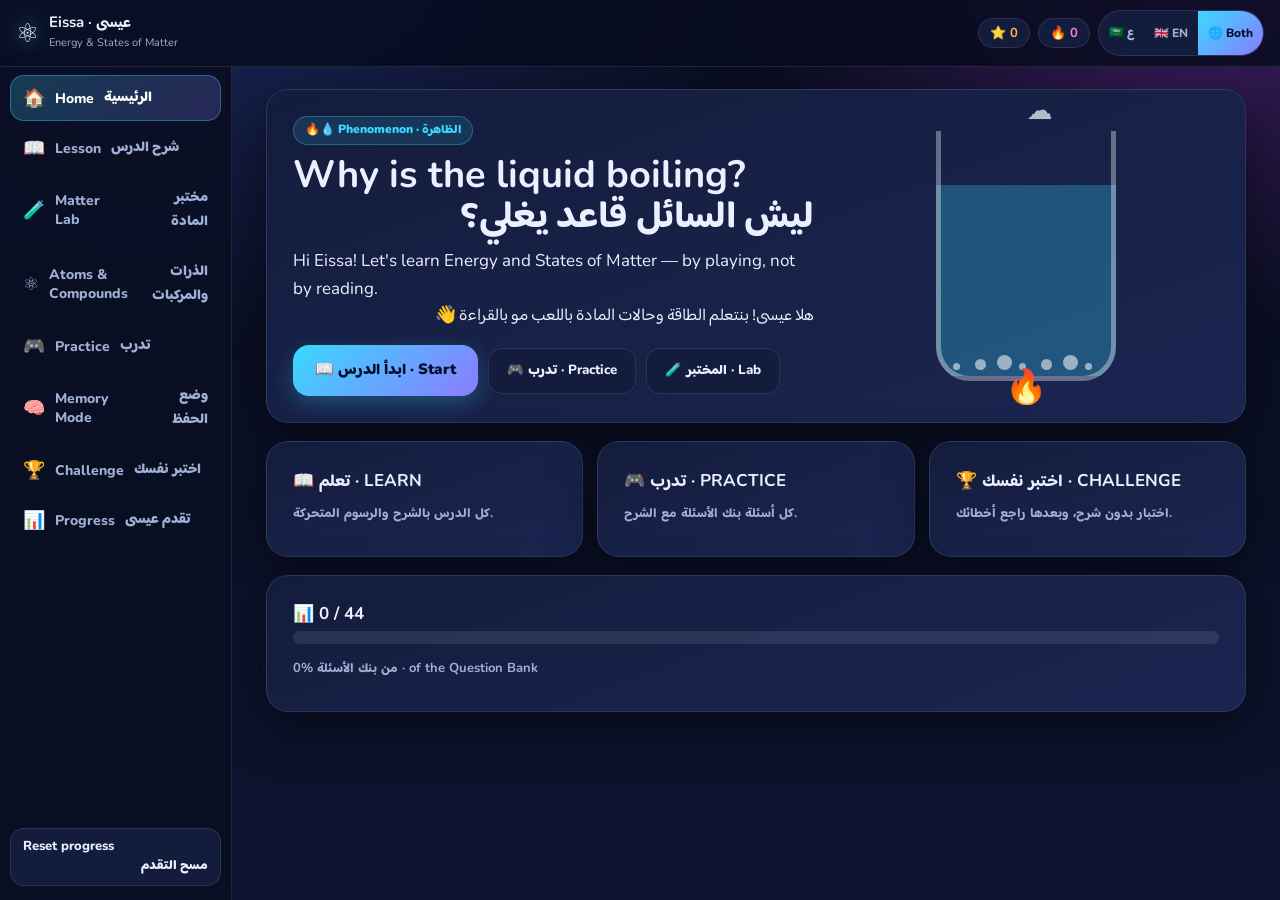
<file: index.html>
<!DOCTYPE html>
<html lang="en">
<head>
<meta charset="utf-8">
<meta name="viewport" content="width=device-width, initial-scale=1, viewport-fit=cover">
<title>Eissa · Energy and States of Matter</title>
<meta name="description" content="Bilingual interactive science lab for Eissa — Energy and States of Matter.">
<meta name="theme-color" content="#070b1b">
<meta name="apple-mobile-web-app-capable" content="yes">
<meta name="mobile-web-app-capable" content="yes">
<meta name="apple-mobile-web-app-title" content="Eissa Science">
<meta name="apple-mobile-web-app-status-bar-style" content="black-translucent">
<meta name="format-detection" content="telephone=no">
<link rel="icon" href="data:image/svg+xml,<svg xmlns='http://www.w3.org/2000/svg' viewBox='0 0 100 100'><text y='.9em' font-size='90'>⚛️</text></svg>">
<link href="https://fonts.googleapis.com/css2?family=Baloo+Bhaijaan+2:wght@500;700;800&family=Nunito:wght@400;600;700;800;900&display=swap" rel="stylesheet">
<link rel="stylesheet" href="styles.css">
</head>
<body>

<div id="stars"></div>

<header class="topbar">
  <button class="burger" id="burger" aria-label="Menu">☰</button>
  <div class="brand">
    <span class="logo">⚛️</span>
    <div>
      <b>Eissa · عيسى</b>
      <small>Energy &amp; States of Matter</small>
    </div>
  </div>
  <div class="stats">
    <span class="chip xp" title="XP">⭐ <b id="xpVal">0</b></span>
    <span class="chip streak" title="Streak">🔥 <b id="streakVal">0</b></span>
    <div class="langsel" id="langsel">
      <button data-lang="ar">🇸🇦 ع</button>
      <button data-lang="en">🇬🇧 EN</button>
      <button data-lang="both" class="on">🌐 Both</button>
    </div>
  </div>
</header>

<nav class="sidenav" id="sidenav">
  <a data-page="home" class="on"><i>🏠</i><span class="en">Home</span><span class="ar">الرئيسية</span></a>
  <a data-page="learn"><i>📖</i><span class="en">Lesson</span><span class="ar">شرح الدرس</span></a>
  <a data-page="lab"><i>🧪</i><span class="en">Matter Lab</span><span class="ar">مختبر المادة</span></a>
  <a data-page="atoms"><i>⚛️</i><span class="en">Atoms &amp; Compounds</span><span class="ar">الذرات والمركبات</span></a>
  <a data-page="practice"><i>🎮</i><span class="en">Practice</span><span class="ar">تدرب</span></a>
  <a data-page="memory"><i>🧠</i><span class="en">Memory Mode</span><span class="ar">وضع الحفظ</span></a>
  <a data-page="challenge"><i>🏆</i><span class="en">Challenge</span><span class="ar">اختبر نفسك</span></a>
  <a data-page="progress"><i>📊</i><span class="en">Progress</span><span class="ar">تقدم عيسى</span></a>
  <div class="navfoot">
    <button id="resetBtn" class="ghost sm"><span class="en">Reset progress</span><span class="ar">مسح التقدم</span></button>
  </div>
</nav>
<div class="scrim" id="scrim"></div>

<main id="main"></main>

<div id="toast" class="toast"></div>
<canvas id="confetti"></canvas>

<script src="data.js"></script>
<script src="app.js"></script>
</body>
</html>
</file>
<file: styles.css>
:root{
  --bg:#070b1b; --bg2:#0d1430; --card:#141c3d; --card2:#1b2550;
  --line:rgba(255,255,255,.10); --txt:#eaf0ff; --mut:#9fb0d6;
  --cy:#39d9ff; --vi:#8b7bff; --gr:#3ee08f; --rd:#ff6b7f; --or:#ffb648; --pk:#ff7ad9;
  --r:22px; --sh:0 18px 50px rgba(0,0,0,.45);
}
*{box-sizing:border-box;-webkit-tap-highlight-color:transparent}
html,body{margin:0;padding:0}
html{-webkit-text-size-adjust:100%;text-size-adjust:100%}
body{
  font-family:'Nunito','Baloo Bhaijaan 2',system-ui,-apple-system,sans-serif;
  min-height:100svh;
  background:radial-gradient(1100px 700px at 12% -8%,#1d2a63 0%,transparent 60%),
             radial-gradient(900px 600px at 95% 0%,#3a1c5c 0%,transparent 55%),
             linear-gradient(180deg,var(--bg),var(--bg2));
  color:var(--txt);min-height:100vh;overflow-x:hidden;
}
:lang(ar),.ar,[dir=rtl]{font-family:'Baloo Bhaijaan 2','Nunito',sans-serif}
#stars{position:fixed;inset:0;pointer-events:none;z-index:0;
  background-image:radial-gradient(1.4px 1.4px at 20% 30%,rgba(255,255,255,.5),transparent),
  radial-gradient(1.4px 1.4px at 70% 60%,rgba(255,255,255,.35),transparent),
  radial-gradient(1.6px 1.6px at 45% 80%,rgba(255,255,255,.3),transparent),
  radial-gradient(1.2px 1.2px at 88% 22%,rgba(255,255,255,.4),transparent);
  background-size:520px 520px,380px 380px,600px 600px,300px 300px;opacity:.6;animation:drift 90s linear infinite}
@keyframes drift{to{background-position:520px 520px,-380px 380px,600px -600px,-300px 300px}}

/* ---------- top bar ---------- */
.topbar{position:sticky;top:0;z-index:40;display:flex;align-items:center;gap:12px;
  padding:10px 16px;padding-top:calc(10px + env(safe-area-inset-top));
  padding-inline-start:calc(16px + env(safe-area-inset-left));
  padding-inline-end:calc(16px + env(safe-area-inset-right));
  -webkit-backdrop-filter:blur(16px);backdrop-filter:blur(16px);background:rgba(8,12,30,.82);border-bottom:1px solid var(--line)}
.brand{display:flex;align-items:center;gap:10px;min-width:0}
.brand .logo{font-size:26px;filter:drop-shadow(0 0 10px var(--cy));animation:spin 12s linear infinite;display:inline-block}
@keyframes spin{to{transform:rotate(360deg)}}
.brand b{display:block;font-size:15px;line-height:1.1}
.brand small{color:var(--mut);font-size:11px}
.stats{margin-inline-start:auto;display:flex;align-items:center;gap:8px;flex-wrap:wrap;justify-content:flex-end}
.chip{background:var(--card);border:1px solid var(--line);border-radius:999px;padding:5px 11px;font-size:13px;font-weight:800;white-space:nowrap}
.chip.xp{color:var(--or)}.chip.streak{color:var(--pk)}
.langsel{display:flex;background:var(--card);border:1px solid var(--line);border-radius:999px;overflow:hidden}
.langsel button{background:none;border:0;color:var(--mut);padding:6px 10px;font:inherit;font-size:12px;font-weight:800;cursor:pointer}
.langsel button.on{background:linear-gradient(135deg,var(--cy),var(--vi));color:#05102a}
.burger{display:none;background:var(--card);border:1px solid var(--line);color:var(--txt);border-radius:12px;width:40px;height:40px;font-size:18px;cursor:pointer}

/* ---------- nav ---------- */
.sidenav{position:fixed;top:calc(61px + env(safe-area-inset-top));bottom:0;inset-inline-start:0;width:232px;z-index:35;
  padding:14px 10px;padding-bottom:calc(14px + env(safe-area-inset-bottom));
  background:rgba(10,15,36,.94);-webkit-backdrop-filter:blur(14px);backdrop-filter:blur(14px);
  border-inline-end:1px solid var(--line);overflow:auto;-webkit-overflow-scrolling:touch;display:flex;flex-direction:column;gap:4px}
.sidenav a{display:flex;align-items:center;gap:10px;padding:11px 13px;border-radius:14px;cursor:pointer;
  color:var(--mut);font-weight:800;font-size:14px;text-decoration:none;transition:.18s}
.sidenav a i{font-style:normal;font-size:18px}
.sidenav a:hover{background:var(--card);color:var(--txt);transform:translateX(3px)}
.sidenav a.on{background:linear-gradient(135deg,rgba(57,217,255,.22),rgba(139,123,255,.22));color:#fff;box-shadow:inset 0 0 0 1px rgba(57,217,255,.35)}
.navfoot{margin-top:auto;padding-top:10px}
.scrim{display:none;position:fixed;inset:0;background:rgba(0,0,0,.55);z-index:34}

main{position:relative;z-index:1;margin-inline-start:232px;max-width:1120px;
  padding:22px clamp(14px,3vw,34px) 90px;
  padding-inline-start:calc(clamp(14px,3vw,34px) + env(safe-area-inset-left));
  padding-inline-end:calc(clamp(14px,3vw,34px) + env(safe-area-inset-right));
  padding-bottom:calc(90px + env(safe-area-inset-bottom))}
@media(max-width:900px){
  .burger{display:block}
  .sidenav{transform:translateX(-110%);transition:transform .25s;width:min(80vw,270px)}
  [dir=rtl] .sidenav{transform:translateX(110%)}
  .sidenav.open{transform:none!important}
  .sidenav a{padding:14px 15px;font-size:15px}
  .scrim.open{display:block}
  main{margin-inline-start:0;padding-bottom:calc(60px + env(safe-area-inset-bottom))}
  .brand small{display:none}
}
@media(max-width:430px){
  .topbar{gap:8px;padding-inline:calc(11px + env(safe-area-inset-left)) calc(11px + env(safe-area-inset-right))}
  .brand .logo{font-size:22px}
  .brand b{font-size:13px}
  .chip{padding:4px 9px;font-size:12px}
  .langsel button{padding:6px 8px;font-size:11px}
  .formula{font-size:27px}
  .opt{font-size:14.5px;padding:12px 13px}
  .pbox{height:165px}
  .beaker{height:210px;width:150px}
  .thermo{height:180px}
}

/* ---------- shared ---------- */
h1{font-size:clamp(24px,4.4vw,38px);margin:0 0 6px;line-height:1.15}
h2{font-size:clamp(19px,3vw,26px);margin:0 0 4px}
h3{font-size:17px;margin:0 0 6px}
p{line-height:1.65;margin:.4em 0}
.sub{color:var(--mut);font-weight:700;margin-bottom:18px}
.card{background:linear-gradient(160deg,var(--card),var(--card2));border:1px solid var(--line);border-radius:var(--r);padding:clamp(16px,2.6vw,26px);box-shadow:var(--sh);margin-bottom:18px;animation:rise .45s both}
@keyframes rise{from{opacity:0;transform:translateY(16px)}}
.grid{display:grid;gap:14px}
.g2{grid-template-columns:repeat(auto-fit,minmax(260px,1fr))}
.g3{grid-template-columns:repeat(auto-fit,minmax(190px,1fr))}
.g4{grid-template-columns:repeat(auto-fit,minmax(140px,1fr))}
button{font-family:inherit}
.btn{background:linear-gradient(135deg,var(--cy),var(--vi));color:#04102b;border:0;border-radius:16px;
  padding:13px 22px;font-weight:900;font-size:15px;cursor:pointer;box-shadow:0 8px 22px rgba(57,217,255,.25);transition:.16s}
.btn:hover{transform:translateY(-2px);box-shadow:0 12px 28px rgba(57,217,255,.36)}
.btn:active{transform:scale(.97)}
.btn.warm{background:linear-gradient(135deg,var(--or),var(--pk));box-shadow:0 8px 22px rgba(255,122,217,.25)}
.btn.good{background:linear-gradient(135deg,var(--gr),#27c2ff)}
.ghost{background:var(--card);border:1px solid var(--line);color:var(--txt);border-radius:14px;padding:11px 18px;font-weight:800;cursor:pointer;transition:.16s}
.ghost:hover{border-color:var(--cy);color:#fff}
.ghost.sm{padding:8px 12px;font-size:13px;width:100%}
.tag{display:inline-block;background:rgba(57,217,255,.13);color:var(--cy);border:1px solid rgba(57,217,255,.3);
  border-radius:999px;padding:3px 11px;font-size:12px;font-weight:900;margin:0 0 8px}
.tag.v{background:rgba(139,123,255,.14);color:#b9aeff;border-color:rgba(139,123,255,.3)}
.tag.g{background:rgba(62,224,143,.13);color:var(--gr);border-color:rgba(62,224,143,.3)}
.tag.o{background:rgba(255,182,72,.13);color:var(--or);border-color:rgba(255,182,72,.3)}

.ar{direction:rtl;text-align:right;display:block}
.en{direction:ltr;text-align:left;display:block}
body.lang-ar .en,body.lang-en .ar{display:none!important}
body.lang-ar .sidenav a span.ar{display:inline}
.sidenav a span{display:inline}
.arbox{direction:rtl;text-align:right;background:rgba(139,123,255,.09);border-inline-start:4px solid var(--vi);
  border-radius:14px;padding:12px 15px;margin:10px 0;font-size:16px;line-height:1.9}
.enbox{direction:ltr;text-align:left;background:rgba(57,217,255,.08);border-inline-start:4px solid var(--cy);
  border-radius:14px;padding:12px 15px;margin:10px 0;line-height:1.7}
.why{background:rgba(62,224,143,.09);border-inline-start:4px solid var(--gr);border-radius:14px;padding:12px 15px;margin:10px 0}
.trick{background:rgba(255,182,72,.10);border-inline-start:4px solid var(--or);border-radius:14px;padding:12px 15px;margin:10px 0}
.wrongbox{background:rgba(255,107,127,.08);border-inline-start:4px solid var(--rd);border-radius:14px;padding:12px 15px;margin:10px 0;font-size:14px}
.wrongbox div{margin:4px 0}

/* ---------- options ---------- */
.opts{display:grid;gap:10px;margin:14px 0}
.opt{display:flex;gap:12px;align-items:flex-start;text-align:start;background:var(--card2);border:2px solid var(--line);
  border-radius:16px;padding:13px 15px;cursor:pointer;color:var(--txt);font-size:15px;font-weight:700;line-height:1.5;transition:.15s;width:100%}
.opt:hover{border-color:var(--cy);transform:translateY(-1px)}
.opt .k{flex:0 0 26px;height:26px;border-radius:9px;background:rgba(255,255,255,.08);display:grid;place-items:center;font-weight:900;font-size:13px}
.opt.right{border-color:var(--gr);background:rgba(62,224,143,.14);animation:pop .4s}
.opt.wrong{border-color:var(--rd);background:rgba(255,107,127,.12);animation:shake .4s}
.opt[disabled]{cursor:default}
@keyframes pop{50%{transform:scale(1.03)}}
@keyframes shake{25%{transform:translateX(-7px)}75%{transform:translateX(7px)}}
.tfrow{display:grid;grid-template-columns:1fr 1fr;gap:14px;margin:16px 0}
.tfbtn{font-size:22px;font-weight:900;padding:22px;border-radius:20px;border:2px solid var(--line);cursor:pointer;color:var(--txt);transition:.15s}
.tfbtn.t{background:rgba(62,224,143,.12)}.tfbtn.f{background:rgba(255,107,127,.12)}
.tfbtn:hover{transform:translateY(-3px) scale(1.02)}
.tfbtn.right{border-color:var(--gr);box-shadow:0 0 0 4px rgba(62,224,143,.2)}
.tfbtn.wrong{border-color:var(--rd);animation:shake .4s}

input.tin,select.tin{background:var(--card2);border:2px solid var(--line);border-radius:14px;color:var(--txt);
  padding:12px 14px;font:inherit;font-weight:800;font-size:16px;width:100%;max-width:340px}
input.tin:focus,select.tin:focus{outline:0;border-color:var(--cy)}
.reveal{animation:rise .4s both}
.hidden{display:none!important}

/* ---------- particle boxes ---------- */
.pbox{position:relative;height:190px;border-radius:18px;overflow:hidden;
  background:linear-gradient(180deg,rgba(255,255,255,.05),rgba(255,255,255,.01));border:2px solid var(--line)}
.pbox .lbl{position:absolute;top:8px;inset-inline-start:10px;font-weight:900;font-size:13px;z-index:3;color:var(--txt);opacity:.85}
.pt{position:absolute;border-radius:50%;width:15px;height:15px;
  background:radial-gradient(circle at 32% 30%,#bff4ff,var(--cy));box-shadow:0 0 10px rgba(57,217,255,.55)}
.pt.v{background:radial-gradient(circle at 32% 30%,#ded7ff,var(--vi));box-shadow:0 0 10px rgba(139,123,255,.5)}
.pt.o{background:radial-gradient(circle at 32% 30%,#ffe0b0,var(--or));box-shadow:0 0 10px rgba(255,182,72,.5)}

/* thermometer */
.thermo{width:46px;height:210px;border-radius:26px;border:3px solid var(--line);position:relative;background:rgba(255,255,255,.05);margin:0 auto}
.thermo .fill{position:absolute;bottom:0;left:0;right:0;border-radius:0 0 22px 22px;
  background:linear-gradient(0deg,#ff5a5a,#ffb648,#39d9ff);transition:height .3s}
.thermo .bulb{position:absolute;bottom:-20px;left:50%;transform:translateX(-50%);width:56px;height:56px;border-radius:50%;
  background:linear-gradient(135deg,#ff5a5a,#ff9248);box-shadow:0 0 22px rgba(255,90,90,.5)}
input[type=range]{-webkit-appearance:none;appearance:none;width:100%;height:34px;background:transparent;
  accent-color:var(--cy);touch-action:manipulation;cursor:pointer;margin:6px 0}
input[type=range]::-webkit-slider-runnable-track{height:12px;border-radius:99px;
  background:linear-gradient(90deg,var(--cy),var(--vi));border:1px solid var(--line)}
input[type=range]::-webkit-slider-thumb{-webkit-appearance:none;appearance:none;width:30px;height:30px;margin-top:-9px;
  border-radius:50%;background:#fff;box-shadow:0 2px 10px rgba(0,0,0,.45);border:3px solid var(--cy)}
input[type=range]::-moz-range-track{height:12px;border-radius:99px;background:linear-gradient(90deg,var(--cy),var(--vi))}
input[type=range]::-moz-range-thumb{width:26px;height:26px;border-radius:50%;background:#fff;border:3px solid var(--cy)}

/* atoms */
.atom{width:var(--s,44px);height:var(--s,44px);border-radius:50%;display:grid;place-items:center;font-weight:900;
  font-size:calc(var(--s,44px)*.36);color:#0a1330;box-shadow:inset -4px -5px 10px rgba(0,0,0,.25),0 4px 12px rgba(0,0,0,.35);cursor:pointer;user-select:none}
.atom.H{background:radial-gradient(circle at 32% 28%,#dff0ff,#7fb9ff);--s:30px}
.atom.O{background:radial-gradient(circle at 32% 28%,#ffb3a8,#e9432f);color:#fff}
.atom.C{background:radial-gradient(circle at 32% 28%,#8d9bb5,#33415c);color:#fff}
.atom.N{background:radial-gradient(circle at 32% 28%,#c2edff,#59c6f2)}
.atom.Na{background:radial-gradient(circle at 32% 28%,#e5d0ff,#9a6bff);color:#fff}
.atom.Cl{background:radial-gradient(circle at 32% 28%,#d6ffc9,#57c93f)}
.atom.He{background:radial-gradient(circle at 32% 28%,#c8ffe2,#2fb87a);color:#fff}
.bond{height:8px;border-radius:6px;background:linear-gradient(90deg,#c3cbe0,#8b93ab);box-shadow:0 2px 6px rgba(0,0,0,.3)}
.molstage{display:flex;flex-wrap:wrap;align-items:center;justify-content:center;gap:9px;min-height:118px;
  background:rgba(255,255,255,.04);border:2px dashed var(--line);border-radius:18px;padding:14px}
.formula{font-size:34px;font-weight:900;letter-spacing:1px}
.formula sub{font-size:.55em;color:var(--or)}
.pill{background:var(--card2);border:2px solid var(--line);border-radius:14px;padding:9px 14px;font-weight:900;cursor:pointer;transition:.15s;color:var(--txt)}
.pill:hover{border-color:var(--cy);transform:translateY(-2px)}
.pill.sel{border-color:var(--vi);background:rgba(139,123,255,.2)}
.pill.right{border-color:var(--gr);background:rgba(62,224,143,.16)}
.pill.wrong{border-color:var(--rd);background:rgba(255,107,127,.14)}
.slot{min-width:92px;min-height:46px;border:2px dashed rgba(57,217,255,.45);border-radius:12px;display:inline-grid;place-items:center;
  padding:6px 10px;font-weight:900;color:var(--cy);background:rgba(57,217,255,.06);vertical-align:middle;margin:0 4px}
.slot.filled{border-style:solid;color:var(--txt)}
.slot.right{border-color:var(--gr);background:rgba(62,224,143,.14);color:var(--gr)}
.slot.wrong{border-color:var(--rd);background:rgba(255,107,127,.12)}
.slot.drag{background:rgba(57,217,255,.2)}

/* progress */
.bar{height:13px;border-radius:99px;background:rgba(255,255,255,.09);overflow:hidden}
.bar>i{display:block;height:100%;border-radius:99px;background:linear-gradient(90deg,var(--cy),var(--vi),var(--pk));transition:width .6s}
.stat{background:var(--card2);border:1px solid var(--line);border-radius:18px;padding:16px;text-align:center}
.stat b{display:block;font-size:30px;line-height:1.1;background:linear-gradient(135deg,var(--cy),var(--pk));-webkit-background-clip:text;background-clip:text;color:transparent}
.stat span{color:var(--mut);font-size:12px;font-weight:800}
.badge{background:var(--card2);border:1px solid var(--line);border-radius:18px;padding:14px;text-align:center;opacity:.35;transition:.3s}
.badge.on{opacity:1;border-color:var(--or);box-shadow:0 0 0 3px rgba(255,182,72,.14)}
.badge .ic{font-size:30px}
.badge b{display:block;font-size:13px;margin-top:4px}
.dot{width:11px;height:11px;border-radius:50%;display:inline-block;margin-inline-end:6px}
.dot.m{background:var(--gr)}.dot.l{background:var(--or)}.dot.n{background:var(--rd)}
.qrow{display:flex;align-items:center;gap:10px;padding:10px 12px;border-radius:12px;background:var(--card2);margin-bottom:7px;font-size:14px;font-weight:700}
.qrow .id{font-size:12px;color:var(--mut);font-weight:900;min-width:38px}

/* nav pager */
.pager{display:flex;gap:10px;align-items:center;justify-content:space-between;margin-top:18px;flex-wrap:wrap}
.steps{display:flex;gap:5px;flex-wrap:wrap}
.steps b{width:11px;height:11px;border-radius:50%;background:rgba(255,255,255,.16);cursor:pointer}
.steps b.on{background:var(--cy);box-shadow:0 0 10px var(--cy)}
.steps b.done{background:var(--gr)}

.toast{position:fixed;inset-inline:0;bottom:26px;margin:auto;width:max-content;max-width:90%;background:var(--card2);
  border:1px solid var(--cy);color:#fff;padding:13px 22px;border-radius:999px;font-weight:900;z-index:90;
  opacity:0;transform:translateY(20px);transition:.3s;pointer-events:none;box-shadow:var(--sh)}
.toast.show{opacity:1;transform:none}
#confetti{position:fixed;inset:0;pointer-events:none;z-index:95;display:none}

.hero{display:grid;grid-template-columns:1.15fr .85fr;gap:20px;align-items:center}
@media(max-width:760px){.hero{grid-template-columns:1fr}.tfrow{grid-template-columns:1fr}}
.beaker{position:relative;height:250px;width:180px;margin:0 auto;border:5px solid rgba(255,255,255,.35);
  border-top:0;border-radius:0 0 34px 34px;background:linear-gradient(180deg,transparent 22%,rgba(57,217,255,.28) 22%)}
.bub{position:absolute;bottom:6px;border-radius:50%;background:rgba(255,255,255,.55);animation:up linear infinite}
@keyframes up{0%{transform:translateY(0) scale(.5);opacity:0}15%{opacity:.9}100%{transform:translateY(-175px) scale(1.25);opacity:0}}
.flame{position:absolute;bottom:-34px;left:50%;transform:translateX(-50%);font-size:34px;animation:flick .55s infinite alternate}
@keyframes flick{to{transform:translateX(-50%) scale(1.18) rotate(4deg);filter:brightness(1.25)}}
.steam{position:absolute;top:-38px;left:50%;font-size:26px;opacity:.75;animation:steam 3s infinite}
@keyframes steam{0%{transform:translate(-50%,10px);opacity:0}50%{opacity:.8}100%{transform:translate(-50%,-26px);opacity:0}}
.cmp{display:flex;gap:14px;flex-wrap:wrap;justify-content:center;align-items:flex-end}
.vessel{position:relative;border:4px solid rgba(255,255,255,.3);border-top:0;border-radius:0 0 18px 18px;overflow:hidden;background:rgba(255,255,255,.04)}
table.cmp2{width:100%;border-collapse:collapse;font-size:14px}
table.cmp2 th,table.cmp2 td{border:1px solid var(--line);padding:10px;text-align:center}
table.cmp2 th{background:rgba(57,217,255,.1);font-weight:900}
.scroller{overflow-x:auto;-webkit-overflow-scrolling:touch}

/* ---------- touch / iOS ---------- */
.btn,.ghost,.pill,.opt,.tfbtn,.atom,.slot,.langsel button,.burger,.sidenav a,summary{
  touch-action:manipulation}
.btn,.ghost,.pill,.opt,.langsel button,.burger{min-height:44px}
.tfbtn{min-height:76px}
input.tin,select.tin{font-size:16px;max-width:100%;-webkit-appearance:none;appearance:none}
.row>.pill{flex:0 0 auto}
.row{max-width:100%}
img,svg,canvas{max-width:100%}
.card,.pbox,.molstage,.vessel{max-width:100%}
.formula{word-break:break-word}
@media(hover:none){
  .btn:hover,.opt:hover,.pill:hover,.ghost:hover,.tfbtn:hover,.sidenav a:hover{transform:none}
  .btn:active{transform:scale(.97)}
  .opt:active,.pill:active,.tfbtn:active{border-color:var(--cy)}
}
@media(prefers-reduced-motion:reduce){
  *,*::before,*::after{animation-duration:.01ms!important;animation-iteration-count:1!important;transition-duration:.01ms!important}
  #stars{animation:none}
}
.lead{font-size:17px}
.mini{font-size:13px;color:var(--mut);font-weight:700}
.center{text-align:center}
.row{display:flex;gap:10px;flex-wrap:wrap;align-items:center}
.sp{margin-top:14px}
</file>
